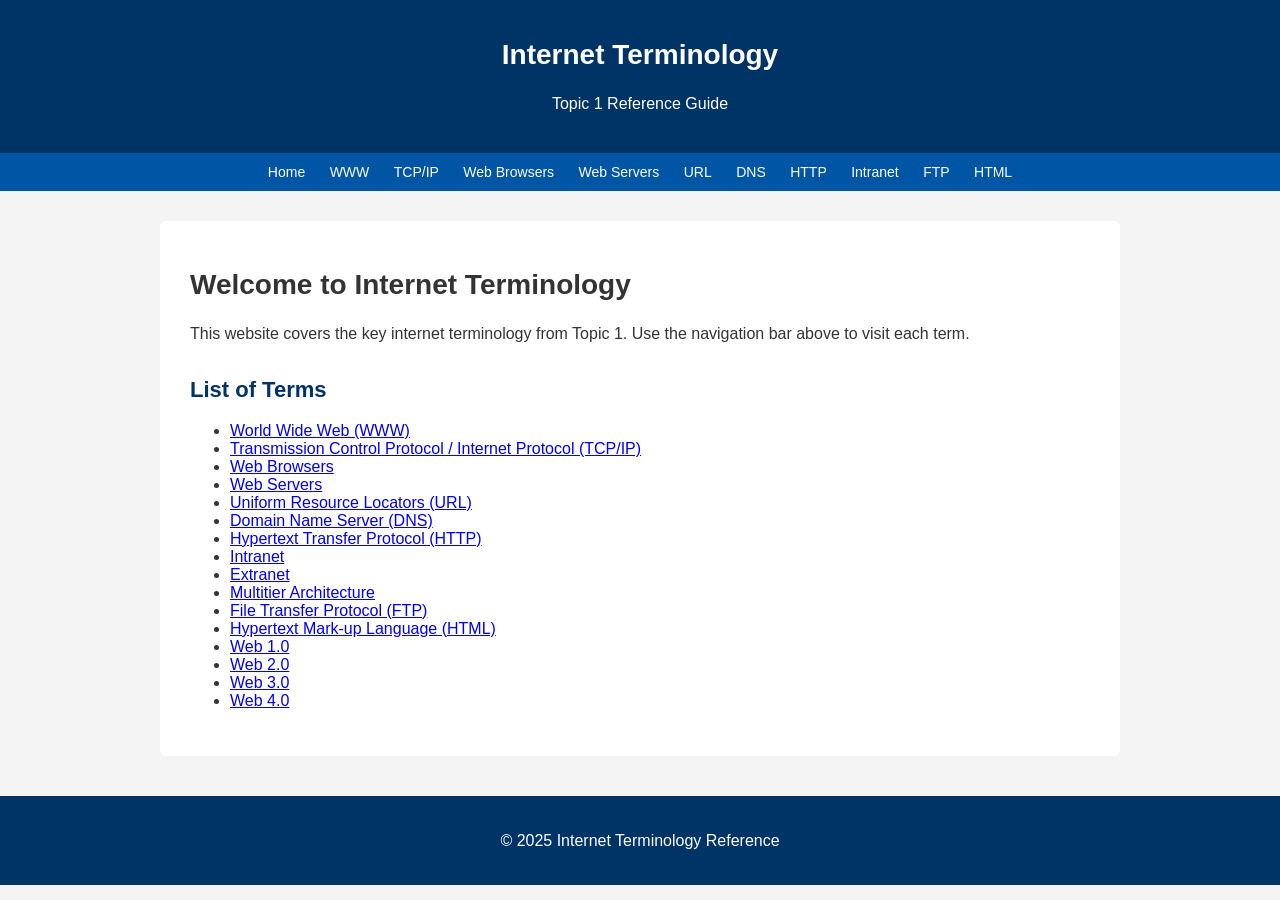
<file: index.html>
<!DOCTYPE html>
<html lang="en">
<head>
    <meta charset="UTF-8">
    <meta name="viewport" content="width=device-width, initial-scale=1.0">
    <title>Home - Internet Terminology</title>
    <link rel="stylesheet" href="style.css">
</head>
<body>

    <header>
        <h1>Internet Terminology</h1>
        <p>Topic 1 Reference Guide</p>
    </header>

    <nav>
        <a href="index.html">Home</a>
        <a href="www.html">WWW</a>
        <a href="tcp-ip.html">TCP/IP</a>
        <a href="web-browsers.html">Web Browsers</a>
        <a href="web-servers.html">Web Servers</a>
        <a href="url.html">URL</a>
        <a href="dns.html">DNS</a>
        <a href="http.html">HTTP</a>
        <a href="intranet.html">Intranet</a>
        <a href="ftp.html">FTP</a>
        <a href="html-page.html">HTML</a>
       
    </nav>
    <main>
        <h1>Welcome to Internet Terminology</h1>

        
        <p>This website covers the key internet terminology from Topic 1. Use the navigation bar above to visit each term.</p>

        <h2>List of Terms</h2>
        <ul>
            <li><a href="www.html">World Wide Web (WWW)</a></li>
            <li><a href="tcp-ip.html">Transmission Control Protocol / Internet Protocol (TCP/IP)</a></li>
            <li><a href="web-browsers.html">Web Browsers</a></li>
            <li><a href="web-servers.html">Web Servers</a></li>
            <li><a href="url.html">Uniform Resource Locators (URL)</a></li>
            <li><a href="dns.html">Domain Name Server (DNS)</a></li>
            <li><a href="http.html">Hypertext Transfer Protocol (HTTP)</a></li>
            <li><a href="intranet.html">Intranet</a></li>
            <li><a href="extranet.html">Extranet</a></li>
            <li><a href="multitier.html">Multitier Architecture</a></li>
            <li><a href="ftp.html">File Transfer Protocol (FTP)</a></li>
            <li><a href="html-page.html">Hypertext Mark-up Language (HTML)</a></li>
            <li><a href="web10.html">Web 1.0</a></li>
            <li><a href="web20.html">Web 2.0</a></li>
            <li><a href="web30.html">Web 3.0</a></li>
            <li><a href="web40.html">Web 4.0</a></li>
        </ul>
    </main>

    <footer>
        <p>&copy; 2025 Internet Terminology Reference</p>
    </footer>

</body>
</html>
</file>
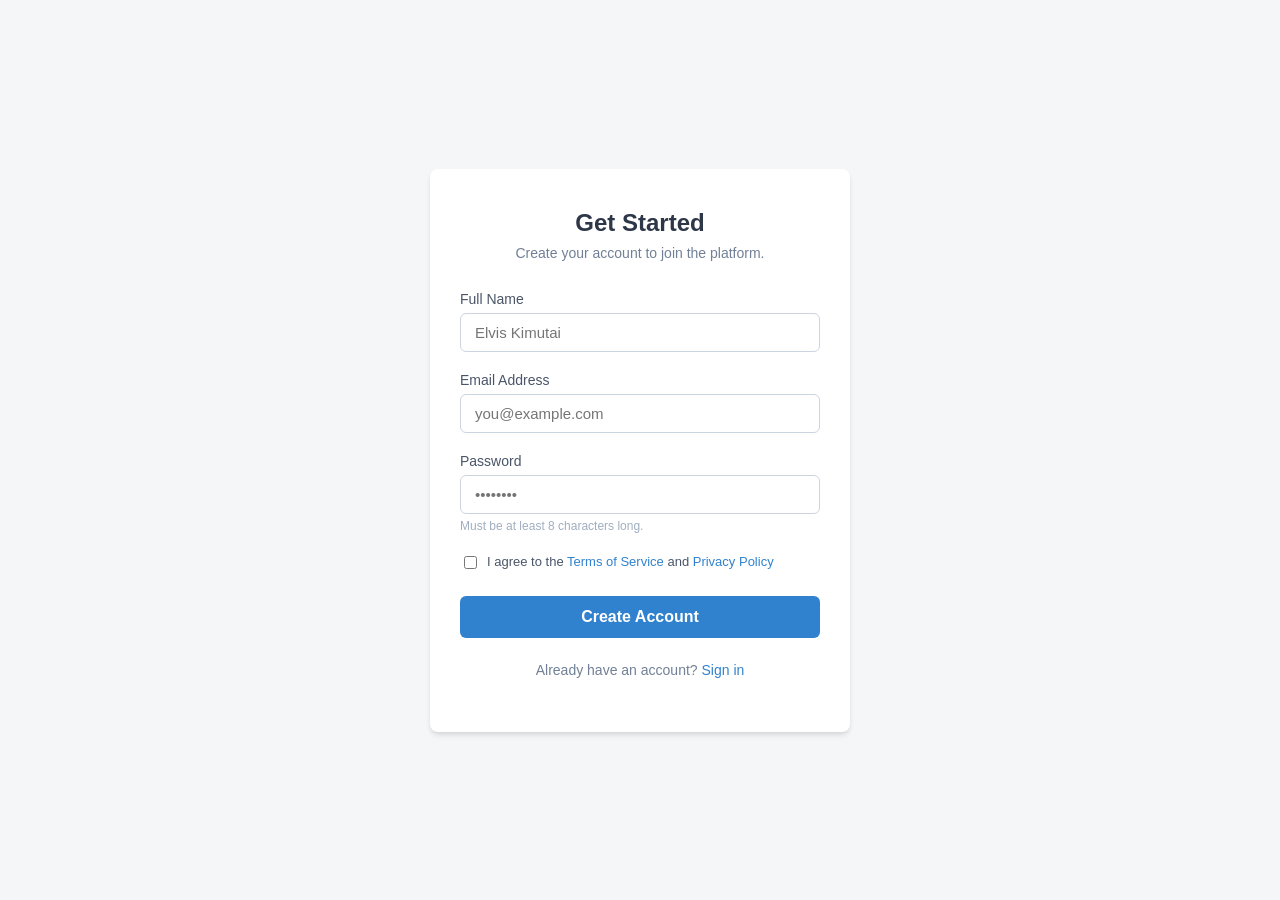
<file: sighnup_form/index.html>
<!DOCTYPE html>
<html lang="en">
<head>
    <meta charset="UTF-8">
    <meta name="viewport" content="width=device-width, initial-scale=1.0">
    <title>Create Your Account</title>
    <link rel="stylesheet" href="style.css">
</head>
<body>
    <div class="form-container">
        <div class="form-header">
            <h2>Get Started</h2>
            <p>Create your account to join the platform.</p>
        </div>
        
        <form action="#" method="POST">
            <div class="form-group">
                <label for="fullname">Full Name</label>
                <input type="text" id="fullname" name="fullname" placeholder="Elvis Kimutai" required autocomplete="name">
            </div>

            <div class="form-group">
                <label for="email">Email Address</label>
                <input type="email" id="email" name="email" placeholder="you@example.com" required autocomplete="email">
            </div>

            <div class="form-group">
                <label for="password">Password</label>
                <input type="password" id="password" name="password" placeholder="••••••••" required autocomplete="new-password">
                <span class="field-hint">Must be at least 8 characters long.</span>
            </div>

            <div class="form-checkbox">
                <input type="checkbox" id="terms" name="terms" required>
                <label for="terms">I agree to the <a href="#">Terms of Service</a> and <a href="#">Privacy Policy</a></label>
            </div>

            <button type="submit" class="submit-btn">Create Account</button>
        </form>

        <div class="form-footer">
            <p>Already have an account? <a href="#">Sign in</a></p>
        </div>
    </div>
</body>
</html>
</file>
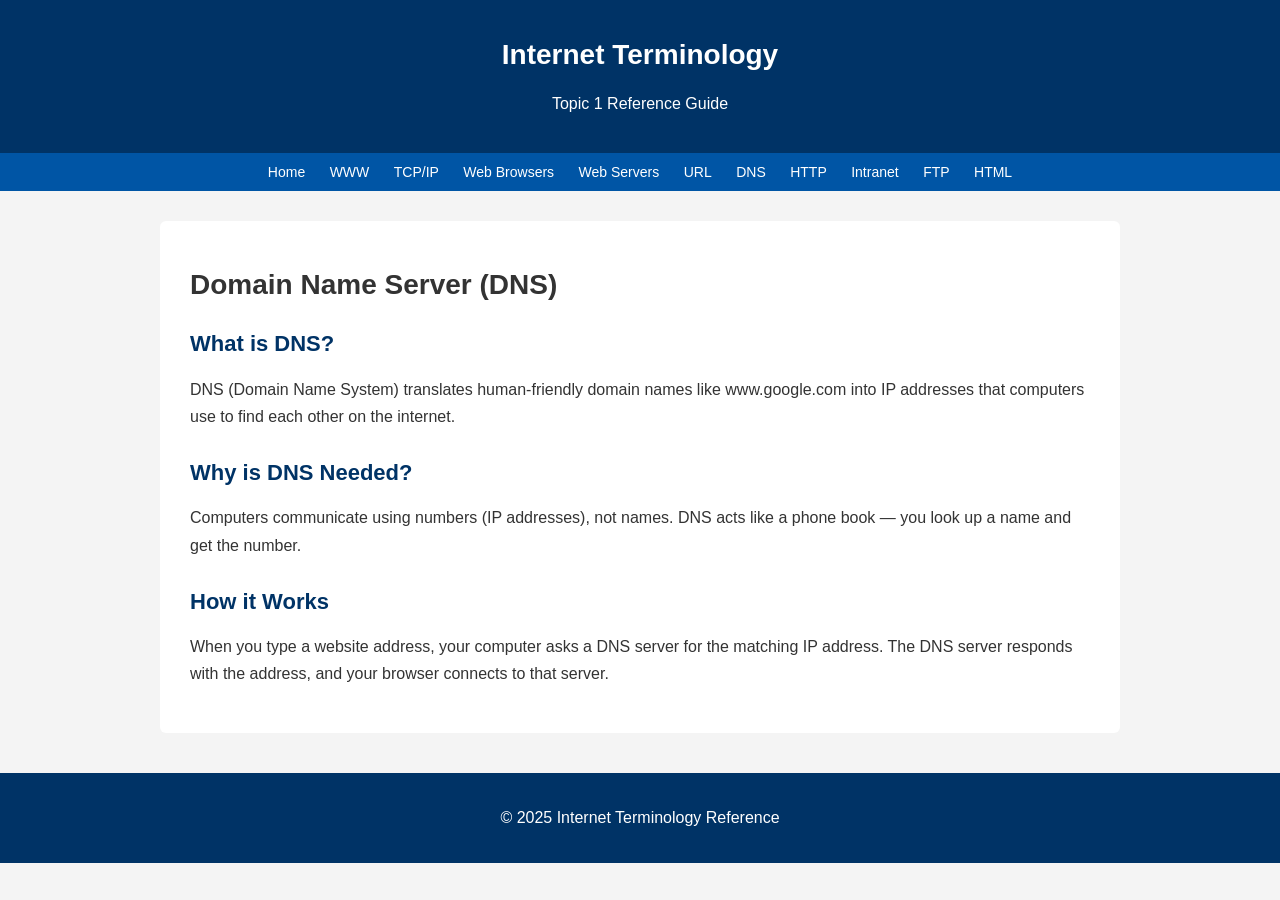
<file: dns.html>
<!DOCTYPE html>
<html lang="en">
<head>
    <meta charset="UTF-8">
    <meta name="viewport" content="width=device-width, initial-scale=1.0">
    <title>DNS</title>
    <link rel="stylesheet" href="style.css">
</head>
<body>

    <header>
        <h1>Internet Terminology</h1>
        <p>Topic 1 Reference Guide</p>
    </header>

    <nav>
    <a href="index.html">Home</a>
        <a href="www.html">WWW</a>
        <a href="tcp-ip.html">TCP/IP</a>
        <a href="web-browsers.html">Web Browsers</a>
        <a href="web-servers.html">Web Servers</a>
        <a href="url.html">URL</a>
        <a href="dns.html">DNS</a>
        <a href="http.html">HTTP</a>
        <a href="intranet.html">Intranet</a>
        <a href="ftp.html">FTP</a>
        <a href="html-page.html">HTML</a>
    </nav>

    <main>
        <h1>Domain Name Server (DNS)</h1>

        <h2>What is DNS?</h2>
        <p>DNS (Domain Name System) translates human-friendly domain names like www.google.com into IP addresses that computers use to find each other on the internet.</p>

        <h2>Why is DNS Needed?</h2>
        <p>Computers communicate using numbers (IP addresses), not names. DNS acts like a phone book — you look up a name and get the number.</p>

        <h2>How it Works</h2>
        <p>When you type a website address, your computer asks a DNS server for the matching IP address. The DNS server responds with the address, and your browser connects to that server.</p>
    </main>

    <footer>
        <p>&copy; 2025 Internet Terminology Reference</p>
    </footer>

</body>
</html>
</file>
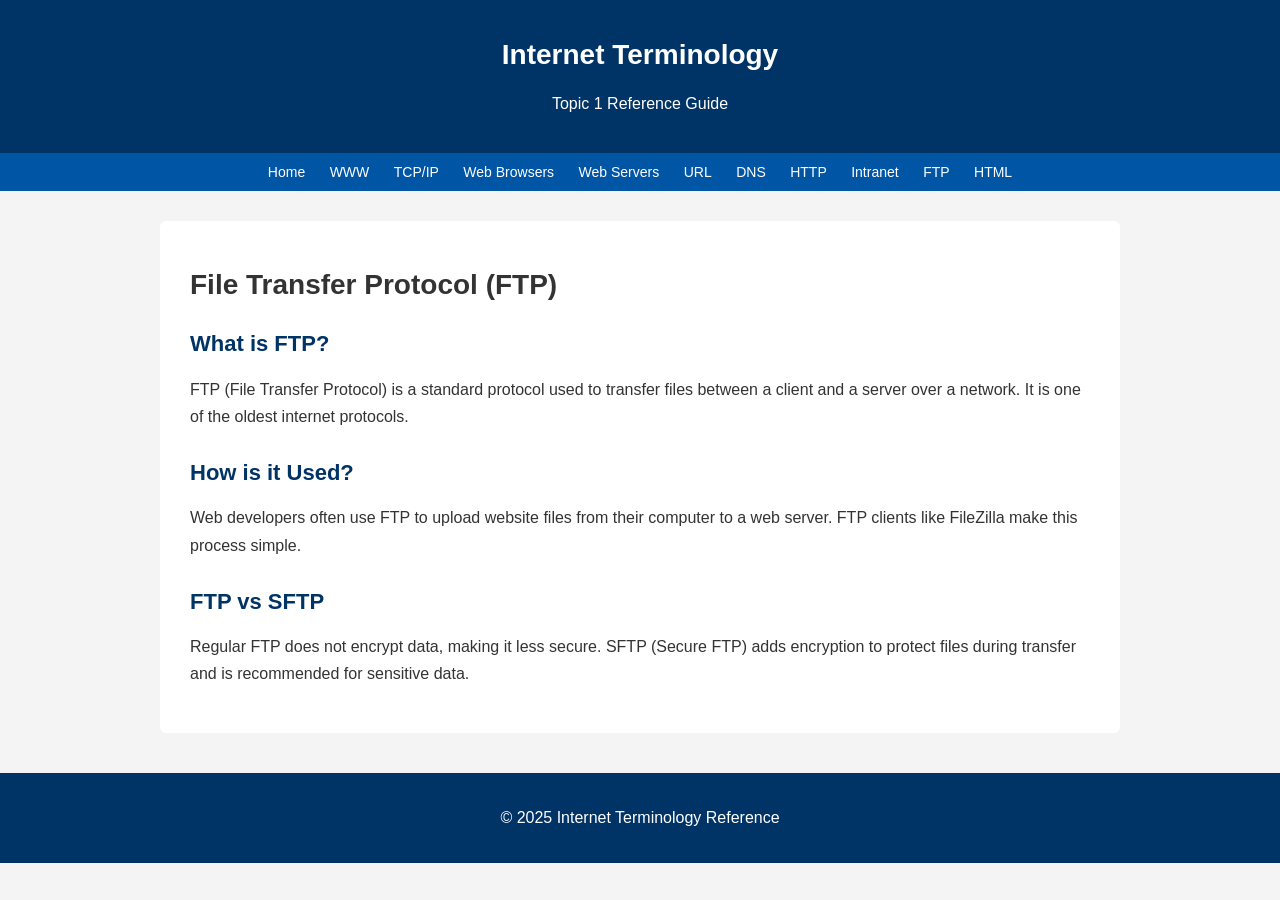
<file: ftp.html>
<!DOCTYPE html>
<html lang="en">
<head>
    <meta charset="UTF-8">
    <meta name="viewport" content="width=device-width, initial-scale=1.0">
    <title>FTP</title>
    <link rel="stylesheet" href="style.css">
</head>
<body>

    <header>
        <h1>Internet Terminology</h1>
        <p>Topic 1 Reference Guide</p>
    </header>

    <nav>
    <a href="index.html">Home</a>
        <a href="www.html">WWW</a>
        <a href="tcp-ip.html">TCP/IP</a>
        <a href="web-browsers.html">Web Browsers</a>
        <a href="web-servers.html">Web Servers</a>
        <a href="url.html">URL</a>
        <a href="dns.html">DNS</a>
        <a href="http.html">HTTP</a>
        <a href="intranet.html">Intranet</a>
        <a href="ftp.html">FTP</a>
        <a href="html-page.html">HTML</a>
    </nav>

    <main>
        <h1>File Transfer Protocol (FTP)</h1>

        <h2>What is FTP?</h2>
        <p>FTP (File Transfer Protocol) is a standard protocol used to transfer files between a client and a server over a network. It is one of the oldest internet protocols.</p>

        <h2>How is it Used?</h2>
        <p>Web developers often use FTP to upload website files from their computer to a web server. FTP clients like FileZilla make this process simple.</p>

        <h2>FTP vs SFTP</h2>
        <p>Regular FTP does not encrypt data, making it less secure. SFTP (Secure FTP) adds encryption to protect files during transfer and is recommended for sensitive data.</p>
    </main>

    <footer>
        <p>&copy; 2025 Internet Terminology Reference</p>
    </footer>

</body>
</html>
</file>
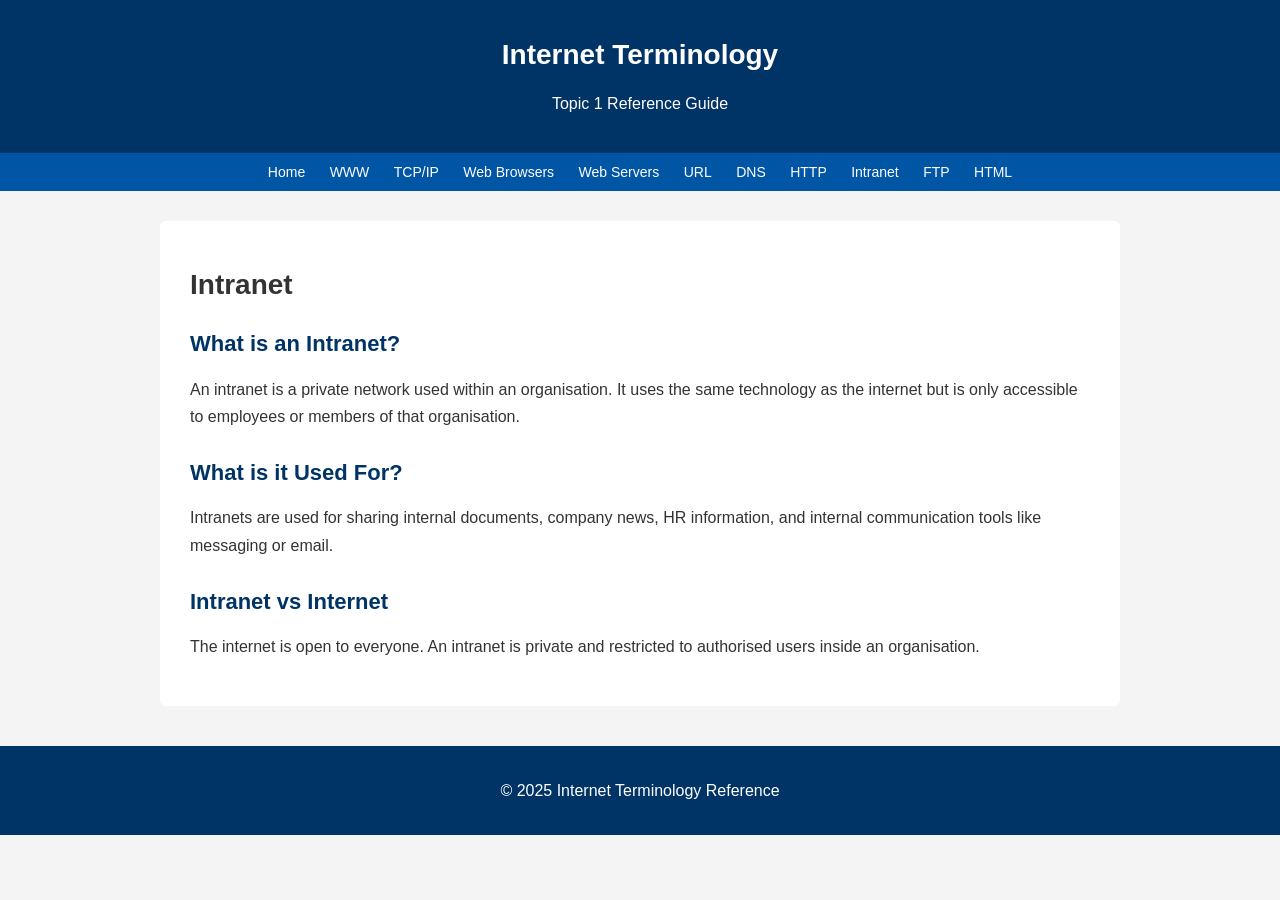
<file: intranet.html>
<!DOCTYPE html>
<html lang="en">
<head>
    <meta charset="UTF-8">
    <meta name="viewport" content="width=device-width, initial-scale=1.0">
    <title>Intranet</title>
    <link rel="stylesheet" href="style.css">
</head>
<body>

    <header>
        <h1>Internet Terminology</h1>
        <p>Topic 1 Reference Guide</p>
    </header>

    <nav>
          <a href="index.html">Home</a>
        <a href="www.html">WWW</a>
        <a href="tcp-ip.html">TCP/IP</a>
        <a href="web-browsers.html">Web Browsers</a>
        <a href="web-servers.html">Web Servers</a>
        <a href="url.html">URL</a>
        <a href="dns.html">DNS</a>
        <a href="http.html">HTTP</a>
        <a href="intranet.html">Intranet</a>
        <a href="ftp.html">FTP</a>
        <a href="html-page.html">HTML</a>
    </nav>

    <main>
        <h1>Intranet</h1>

       
        <h2>What is an Intranet?</h2>
        <p>An intranet is a private network used within an organisation. It uses the same technology as the internet but is only accessible to employees or members of that organisation.</p>

        <h2>What is it Used For?</h2>
        <p>Intranets are used for sharing internal documents, company news, HR information, and internal communication tools like messaging or email.</p>

        <h2>Intranet vs Internet</h2>
        <p>The internet is open to everyone. An intranet is private and restricted to authorised users inside an organisation.</p>
    </main>

    <footer>
        <p>&copy; 2025 Internet Terminology Reference</p>
    </footer>

</body>
</html>
</file>
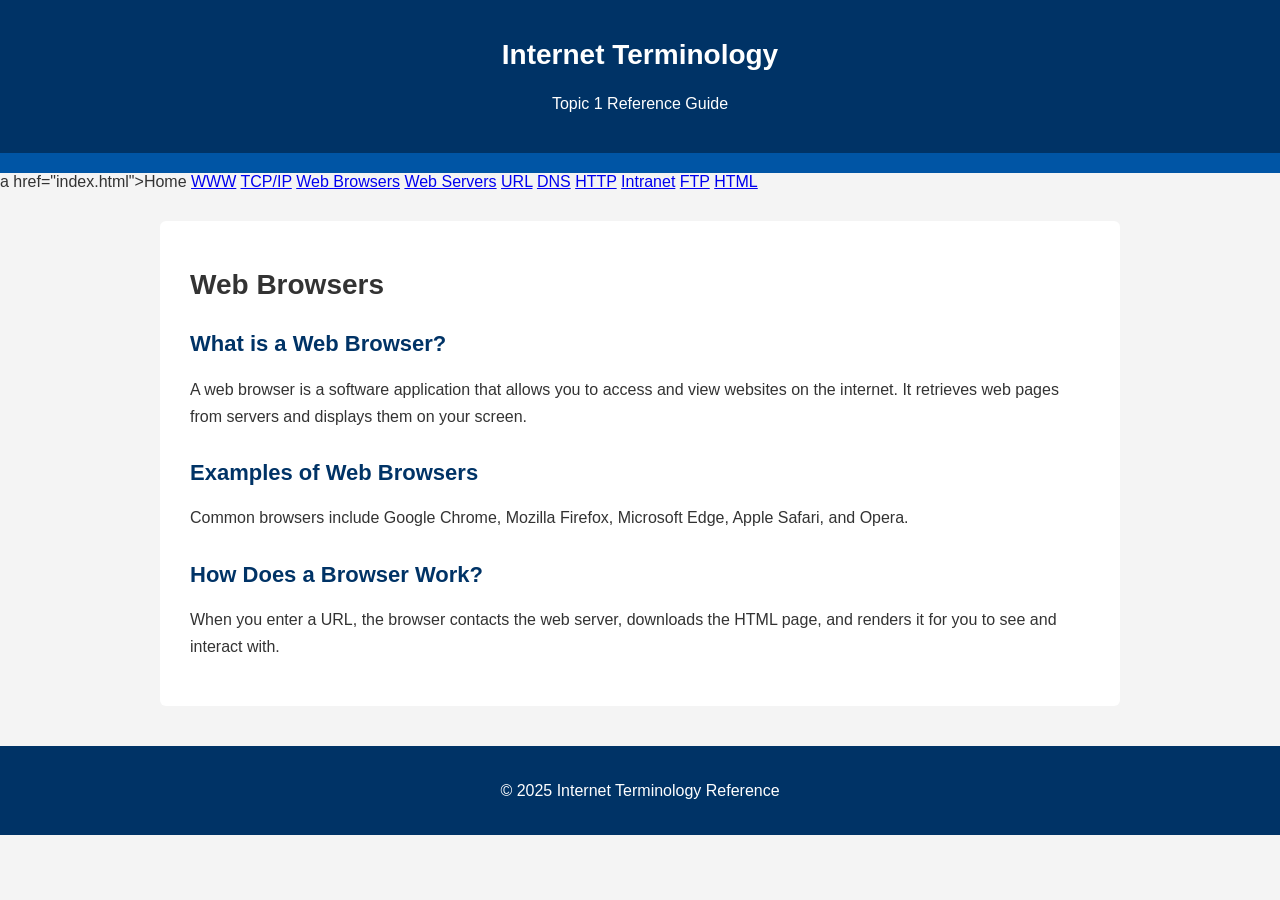
<file: web-browsers.html>
<!DOCTYPE html>
<html lang="en">
<head>
    <meta charset="UTF-8">
    <meta name="viewport" content="width=device-width, initial-scale=1.0">
    <title>Web Browsers</title>
    <link rel="stylesheet" href="style.css">
</head>
<body>

    <header>
        <h1>Internet Terminology</h1>
        <p>Topic 1 Reference Guide</p>
    </header>

    <nav>


    </nav>a href="index.html">Home</a>
        <a href="www.html">WWW</a>
        <a href="tcp-ip.html">TCP/IP</a>
        <a href="web-browsers.html">Web Browsers</a>
        <a href="web-servers.html">Web Servers</a>
        <a href="url.html">URL</a>
        <a href="dns.html">DNS</a>
        <a href="http.html">HTTP</a>
        <a href="intranet.html">Intranet</a>
        <a href="ftp.html">FTP</a>
        <a href="html-page.html">HTML</a>


    <main>
        <h1>Web Browsers</h1>

        
        <h2>What is a Web Browser?</h2>
        <p>A web browser is a software application that allows you to access and view websites on the internet. It retrieves web pages from servers and displays them on your screen.</p>

        <h2>Examples of Web Browsers</h2>
        <p>Common browsers include Google Chrome, Mozilla Firefox, Microsoft Edge, Apple Safari, and Opera.</p>

        <h2>How Does a Browser Work?</h2>
        <p>When you enter a URL, the browser contacts the web server, downloads the HTML page, and renders it for you to see and interact with.</p>
    </main>

    <footer>
        <p>&copy; 2025 Internet Terminology Reference</p>
    </footer>

</body>
</html>
</file>
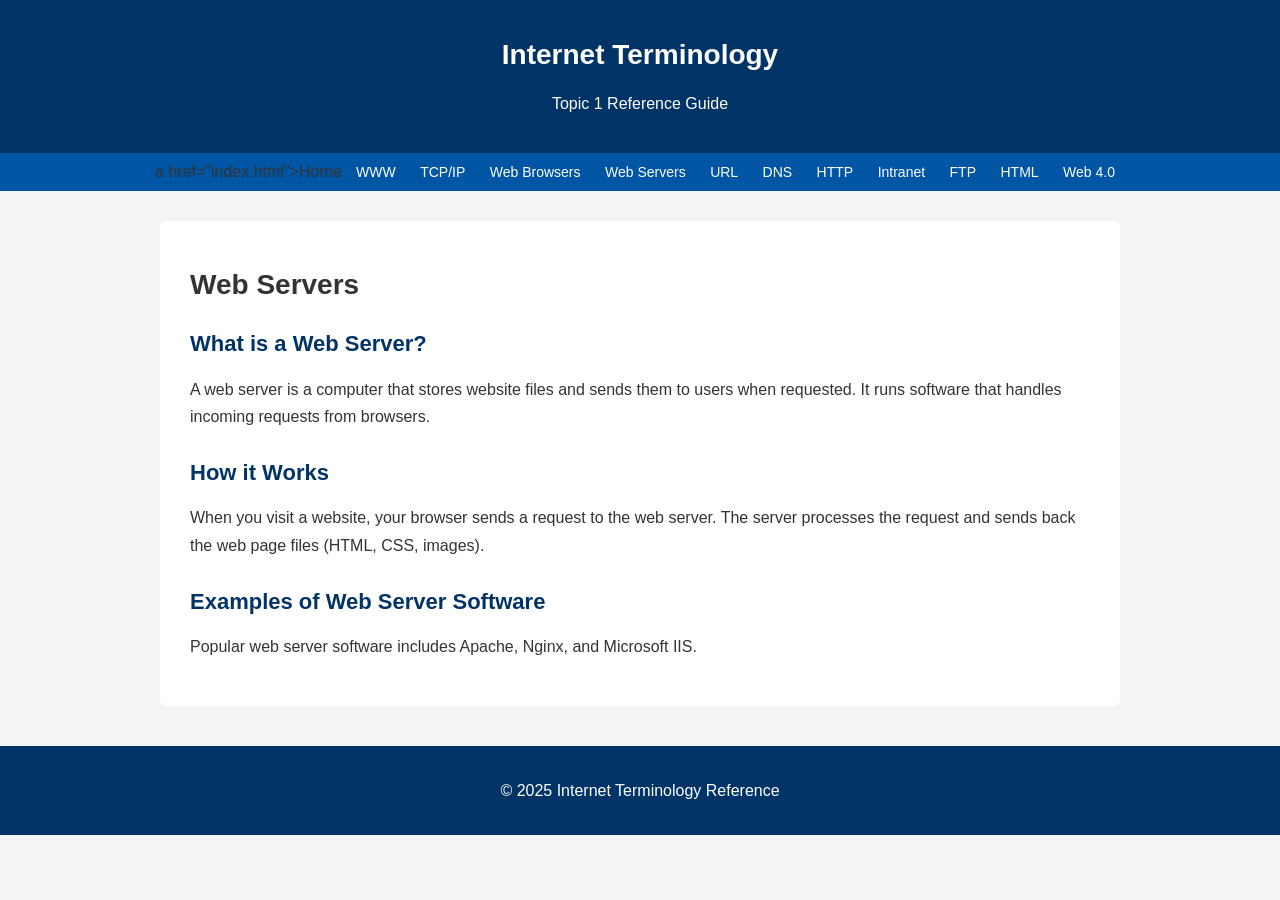
<file: web-servers.html>
<!DOCTYPE html>
<html lang="en">
<head>
    <meta charset="UTF-8">
    <meta name="viewport" content="width=device-width, initial-scale=1.0">
    <title>Web Servers</title>
    <link rel="stylesheet" href="style.css">
</head>
<body>

    <header>
        <h1>Internet Terminology</h1>
        <p>Topic 1 Reference Guide</p>
    </header>

    <nav>
     a href="index.html">Home</a>
        <a href="www.html">WWW</a>
        <a href="tcp-ip.html">TCP/IP</a>
        <a href="web-browsers.html">Web Browsers</a>
        <a href="web-servers.html">Web Servers</a>
        <a href="url.html">URL</a>
        <a href="dns.html">DNS</a>
        <a href="http.html">HTTP</a>
        <a href="intranet.html">Intranet</a>
        <a href="ftp.html">FTP</a>
        <a href="html-page.html">HTML</a>

        <a href="web40.html">Web 4.0</a>
    </nav>

    <main>
        <h1>Web Servers</h1>

    
        <h2>What is a Web Server?</h2>
        <p>A web server is a computer that stores website files and sends them to users when requested. It runs software that handles incoming requests from browsers.</p>

        <h2>How it Works</h2>
        <p>When you visit a website, your browser sends a request to the web server. The server processes the request and sends back the web page files (HTML, CSS, images).</p>

        <h2>Examples of Web Server Software</h2>
        <p>Popular web server software includes Apache, Nginx, and Microsoft IIS.</p>
    </main>

    <footer>
        <p>&copy; 2025 Internet Terminology Reference</p>
    </footer>

</body>
</html>
</file>
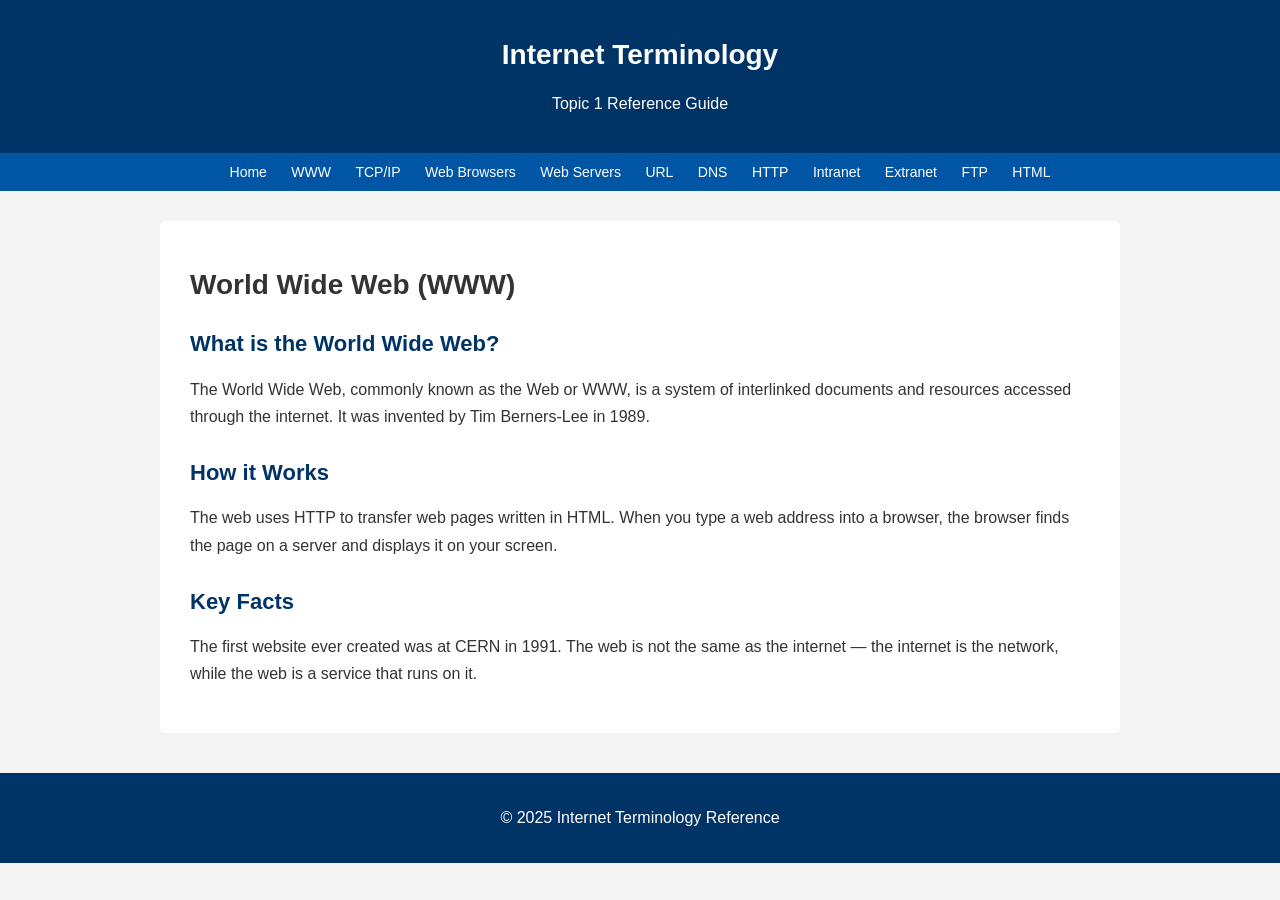
<file: www.html>
<!DOCTYPE html>
<html lang="en">
<head>
    <meta charset="UTF-8">
    <meta name="viewport" content="width=device-width, initial-scale=1.0">
    <title>World Wide Web</title>
    <link rel="stylesheet" href="style.css">
</head>
<body>

    <header>
        <h1>Internet Terminology</h1>
        <p>Topic 1 Reference Guide</p>
    </header>

    <nav>
        <a href="index.html">Home</a>
        <a href="www.html">WWW</a>
        <a href="tcp-ip.html">TCP/IP</a>
        <a href="web-browsers.html">Web Browsers</a>
        <a href="web-servers.html">Web Servers</a>
        <a href="url.html">URL</a>
        <a href="dns.html">DNS</a>
        <a href="http.html">HTTP</a>
        <a href="intranet.html">Intranet</a>
        <a href="extranet.html">Extranet</a>
     
        <a href="ftp.html">FTP</a>
        <a href="html-page.html">HTML</a>
    
    </nav>
    <main>
        <h1>World Wide Web (WWW)</h1>


        <h2>What is the World Wide Web?</h2>
        <p>The World Wide Web, commonly known as the Web or WWW, is a system of interlinked documents and resources accessed through the internet. It was invented by Tim Berners-Lee in 1989.</p>

        <h2>How it Works</h2>
        <p>The web uses HTTP to transfer web pages written in HTML. When you type a web address into a browser, the browser finds the page on a server and displays it on your screen.</p>

        <h2>Key Facts</h2>
        <p>The first website ever created was at CERN in 1991. The web is not the same as the internet — the internet is the network, while the web is a service that runs on it.</p>
    </main>

    <footer>
        <p>&copy; 2025 Internet Terminology Reference</p>
    </footer>

</body>
</html>
</file>
<file: style.css>
/* style.css - Internet Terminology Website */

body {
    font-family: Arial, sans-serif;
    margin: 0;
    padding: 0;
    background-color: #f4f4f4;
    color: #333;
}

header {
    background-color: #003366;
    color: white;
    padding: 20px;
    text-align: center;
}

nav {
    background-color: #0055a5;
    padding: 10px;
    text-align: center;
}

nav a {
    color: white;
    text-decoration: none;
    margin: 0 10px;
    font-size: 14px;
}

nav a:hover {
    text-decoration: underline;
}

main {
    max-width: 900px;
    margin: 30px auto;
    background-color: white;
    padding: 30px;
    border-radius: 6px;
}

main img {
    width: 100%;
    max-width: 600px;
    display: block;
    margin: 20px auto;
    border: 1px solid #ccc;
    border-radius: 4px;
}

footer {
    background-color: #003366;
    color: white;
    text-align: center;
    padding: 15px;
    margin-top: 40px;
}

h1 {
    font-size: 28px;
}

h2 {
    font-size: 22px;
    color: #003366;
    margin-top: 30px;
}

p {
    line-height: 1.7;
}
</file>
<file: sighnup_form/style.css>
*, *::before, *::after {
    box-sizing: border-box;
}

body {
    margin: 0;
    padding: 0;
    font-family: -apple-system, BlinkMacSystemFont, "Segoe UI", Roboto, Helvetica, Arial, sans-serif;
    background-color: #f4f6f8;
    color: #1a202c;
    display: flex;
    justify-content: center;
    align-items: center;
    min-height: 100vh;
}

.form-container {
    background: #ffffff;
    width: 100%;
    max-width: 420px;
    padding: 40px 30px;
    border-radius: 8px;
    box-shadow: 0 4px 6px -1px rgba(0, 0, 0, 0.1), 0 2px 4px -1px rgba(0, 0, 0, 0.06);
}


.form-header {
    text-align: center;
    margin-bottom: 30px;
}

.form-header h2 {
    margin: 0 0 8px 0;
    font-size: 24px;
    font-weight: 700;
    color: #2d3748;
}

.form-header p {
    margin: 0;
    font-size: 14px;
    color: #718096;
}

.form-group {
    margin-bottom: 20px;
}

.form-group label {
    display: block;
    margin-bottom: 6px;
    font-size: 14px;
    font-weight: 500;
    color: #4a5568;
}

.form-group input {
    width: 100%;
    padding: 10px 14px;
    font-size: 15px;
    border: 1px solid #cbd5e0;
    border-radius: 6px;
    background-color: #fff;
    color: #2d3748;
    transition: border-color 0.15s ease, box-shadow 0.15s ease;
}

.form-group input:focus {
    outline: none;
    border-color: #4299e1;
    box-shadow: 0 0 0 3px rgba(66, 153, 225, 0.15);
}

.field-hint {
    display: block;
    margin-top: 5px;
    font-size: 12px;
    color: #a0aec0;
}


.form-checkbox {
    display: flex;
    align-items: flex-start;
    margin-bottom: 24px;
}

.form-checkbox input[type="checkbox"] {
    margin-top: 3px;
    margin-right: 10px;
    cursor: pointer;
}

.form-checkbox label {
    font-size: 13px;
    color: #4a5568;
    line-height: 1.4;
    cursor: pointer;
}

.form-checkbox a {
    color: #3182ce;
    text-decoration: none;
}

.form-checkbox a:hover {
    text-decoration: underline;
}

/* Submit Button */
.submit-btn {
    width: 100%;
    padding: 12px;
    font-size: 16px;
    font-weight: 600;
    color: #fff;
    background-color: #3182ce;
    border: none;
    border-radius: 6px;
    cursor: pointer;
    transition: background-color 0.15s ease;
}

.submit-btn:hover {
    background-color: #2b6cb0;
}

.submit-btn:active {
    background-color: #2c5282;
}

/* Footer Section */
.form-footer {
    text-align: center;
    margin-top: 24px;
    font-size: 14px;
    color: #718096;
}

.form-footer a {
    color: #3182ce;
    text-decoration: none;
    font-weight: 500;
}

.form-footer a:hover {
    text-decoration: underline;
}
</file>
